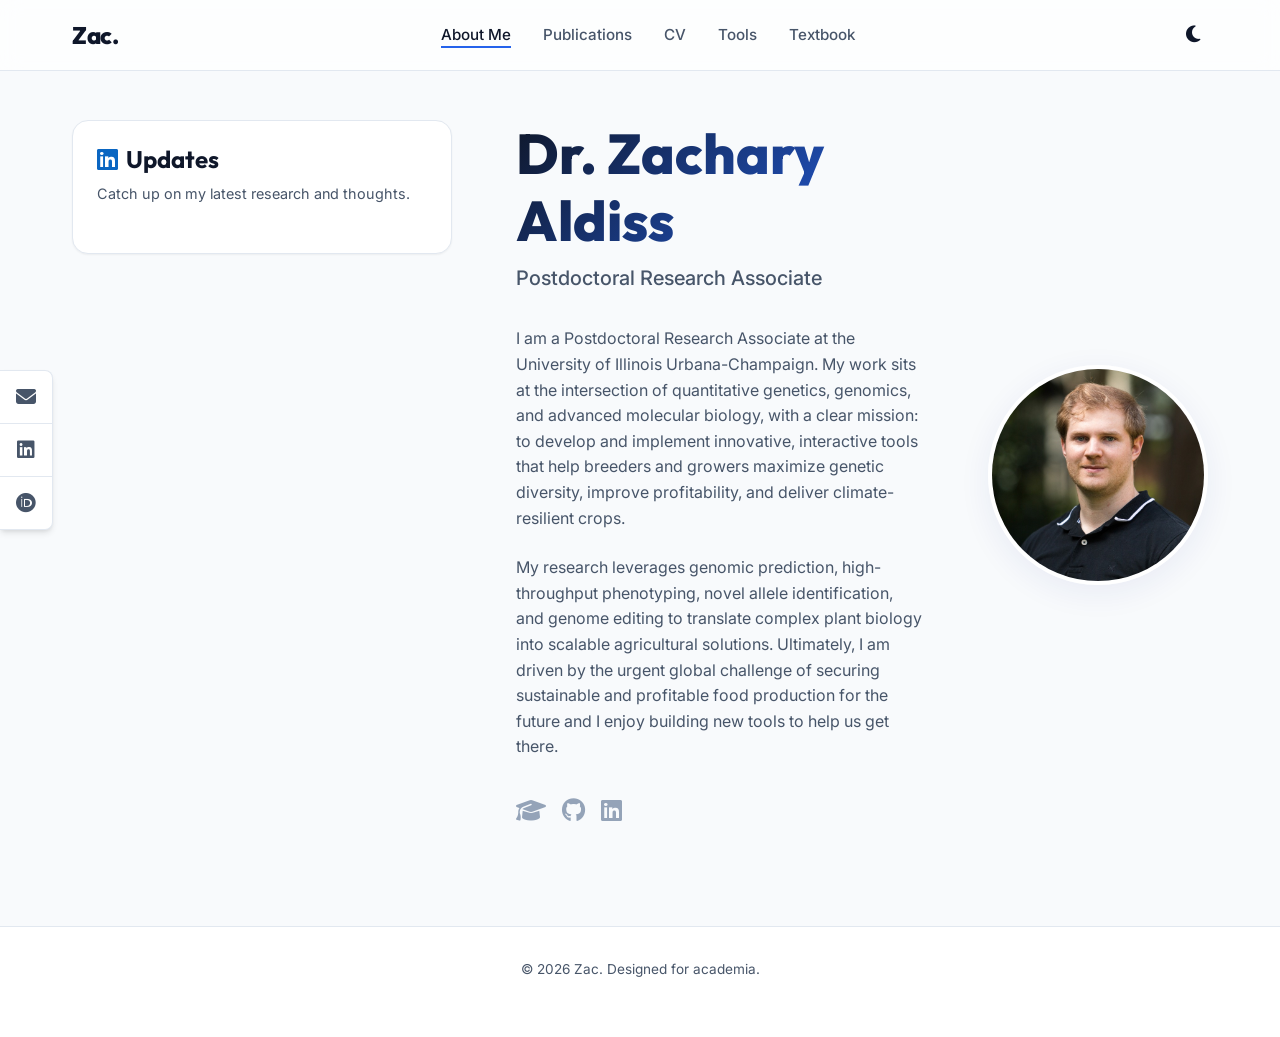
<file: index.html>
<!DOCTYPE html>
<html lang="en">
<head>
    <meta charset="UTF-8">
    <meta name="viewport" content="width=device-width, initial-scale=1.0">
    <title>About Me | Academic Portfolio</title>
    <!-- Font Awesome for Icons -->
    <link rel="stylesheet" href="https://cdnjs.cloudflare.com/ajax/libs/font-awesome/6.4.0/css/all.min.css">
    <!-- Main CSS -->
    <link rel="stylesheet" href="styles/main.css">
</head>
<body>
    <div class="sidebar-toolbox">
        <a href="mailto:" id="orcid-mail-link" class="toolbox-link" title="Email"><i class="fas fa-envelope"></i></a>
        <a href="https://www.linkedin.com/in/zacharyaldiss/" target="_blank" rel="noopener noreferrer" class="toolbox-link" title="LinkedIn"><i class="fab fa-linkedin"></i></a>
        <a href="https://orcid.org/0000-0003-2468-1050" class="toolbox-link" title="ORCID"><i class="fab fa-orcid"></i></a>
    </div>
    <nav class="navbar">
        <div class="container nav-container">
            <a href="index.html" class="logo">Zac.</a>
            <ul class="nav-links">
                <li><a href="index.html">About Me</a></li>
                <li><a href="publications.html">Publications</a></li>
                <li><a href="cv.html">CV</a></li>
                <li><a href="tools.html">Tools</a></li>
                <li><a href="textbook/index.html">Textbook</a></li>
            </ul>
            <div class="nav-controls">
                <button class="theme-toggle" id="theme-toggle" aria-label="Toggle Dark Mode">
                    <i class="fas fa-moon" id="theme-icon"></i>
                </button>
                <button class="menu-toggle" id="menu-toggle" aria-label="Toggle Menu">
                    <i class="fas fa-bars"></i>
                </button>
            </div>
        </div>
    </nav>

    <main class="container main-grid-layout">
        <div class="main-content">
            <section class="hero" style="margin-top: 0;">
                <div class="hero-content">
                    <h1 class="hero-title">Dr. Zachary Aldiss</h1>
                    <p class="hero-subtitle">Postdoctoral Research Associate</p>
                    <p>
                        I am a Postdoctoral Research Associate at the University of Illinois Urbana-Champaign. My work sits at the intersection of quantitative genetics, genomics, and advanced molecular biology, with a clear mission: to develop and implement innovative, interactive tools that help breeders and growers maximize genetic diversity, improve profitability, and deliver climate-resilient crops.
                    </p>
                    <p>
                        My research leverages genomic prediction, high-throughput phenotyping, novel allele identification, and genome editing to translate complex plant biology into scalable agricultural solutions. Ultimately, I am driven by the urgent global challenge of securing sustainable and profitable food production for the future and I enjoy building new tools to help us get there.
                    </p>
                    <div class="social-links">
                        <a href="https://scholar.google.com/citations?user=tKhxw0sAAAAJ&hl=en" target="_blank" rel="noopener noreferrer" class="social-link" title="Google Scholar"><i class="fas fa-graduation-cap"></i></a>
                        <a href="https://github.com/zaja10" target="_blank" rel="noopener noreferrer" class="social-link" title="GitHub"><i class="fab fa-github"></i></a>
                        <a href="https://www.linkedin.com/in/zacharyaldiss/" target="_blank" rel="noopener noreferrer" class="social-link" title="LinkedIn"><i class="fab fa-linkedin"></i></a>
                    </div>
                </div>
                <div class="hero-image" style="width: 220px; height: 220px;">
                    <img src="images/profile.jpg" alt="Zac's Profile Picture" style="border-radius: 24px; box-shadow: var(--shadow-lg);">
                </div>
            </section>
        </div>

        <aside class="sidebar">
            <section class="recent-activity" style="margin-top: 0; background: var(--bg-secondary); padding: 1.5rem; border-radius: 16px; border: 1px solid var(--border-color); box-shadow: var(--shadow-sm);">
                <h2 style="font-size: 1.5rem; margin-bottom: 0.5rem; display: flex; align-items: center; gap: 0.5rem;">
                    <i class="fab fa-linkedin" style="color: #0a66c2;"></i> Updates
                </h2>
                <p style="font-size: 0.9rem; margin-bottom: 1.5rem;">Catch up on my latest research and thoughts.</p>
                
                <!-- Elfsight LinkedIn Feed | Untitled LinkedIn Feed -->
                <script src="https://elfsightcdn.com/platform.js" async></script>
                <div class="elfsight-app-16bc779a-7ae7-4911-abe0-922009884b0d" data-elfsight-app-lazy></div>
            </section>
        </aside>
    </main>

    <footer>
        <div class="container">
            <p>&copy; 2026 Zac. Designed for academia.</p>
        </div>
    </footer>

    <script src="scripts/main.js"></script>
</body>
</html>
</file>
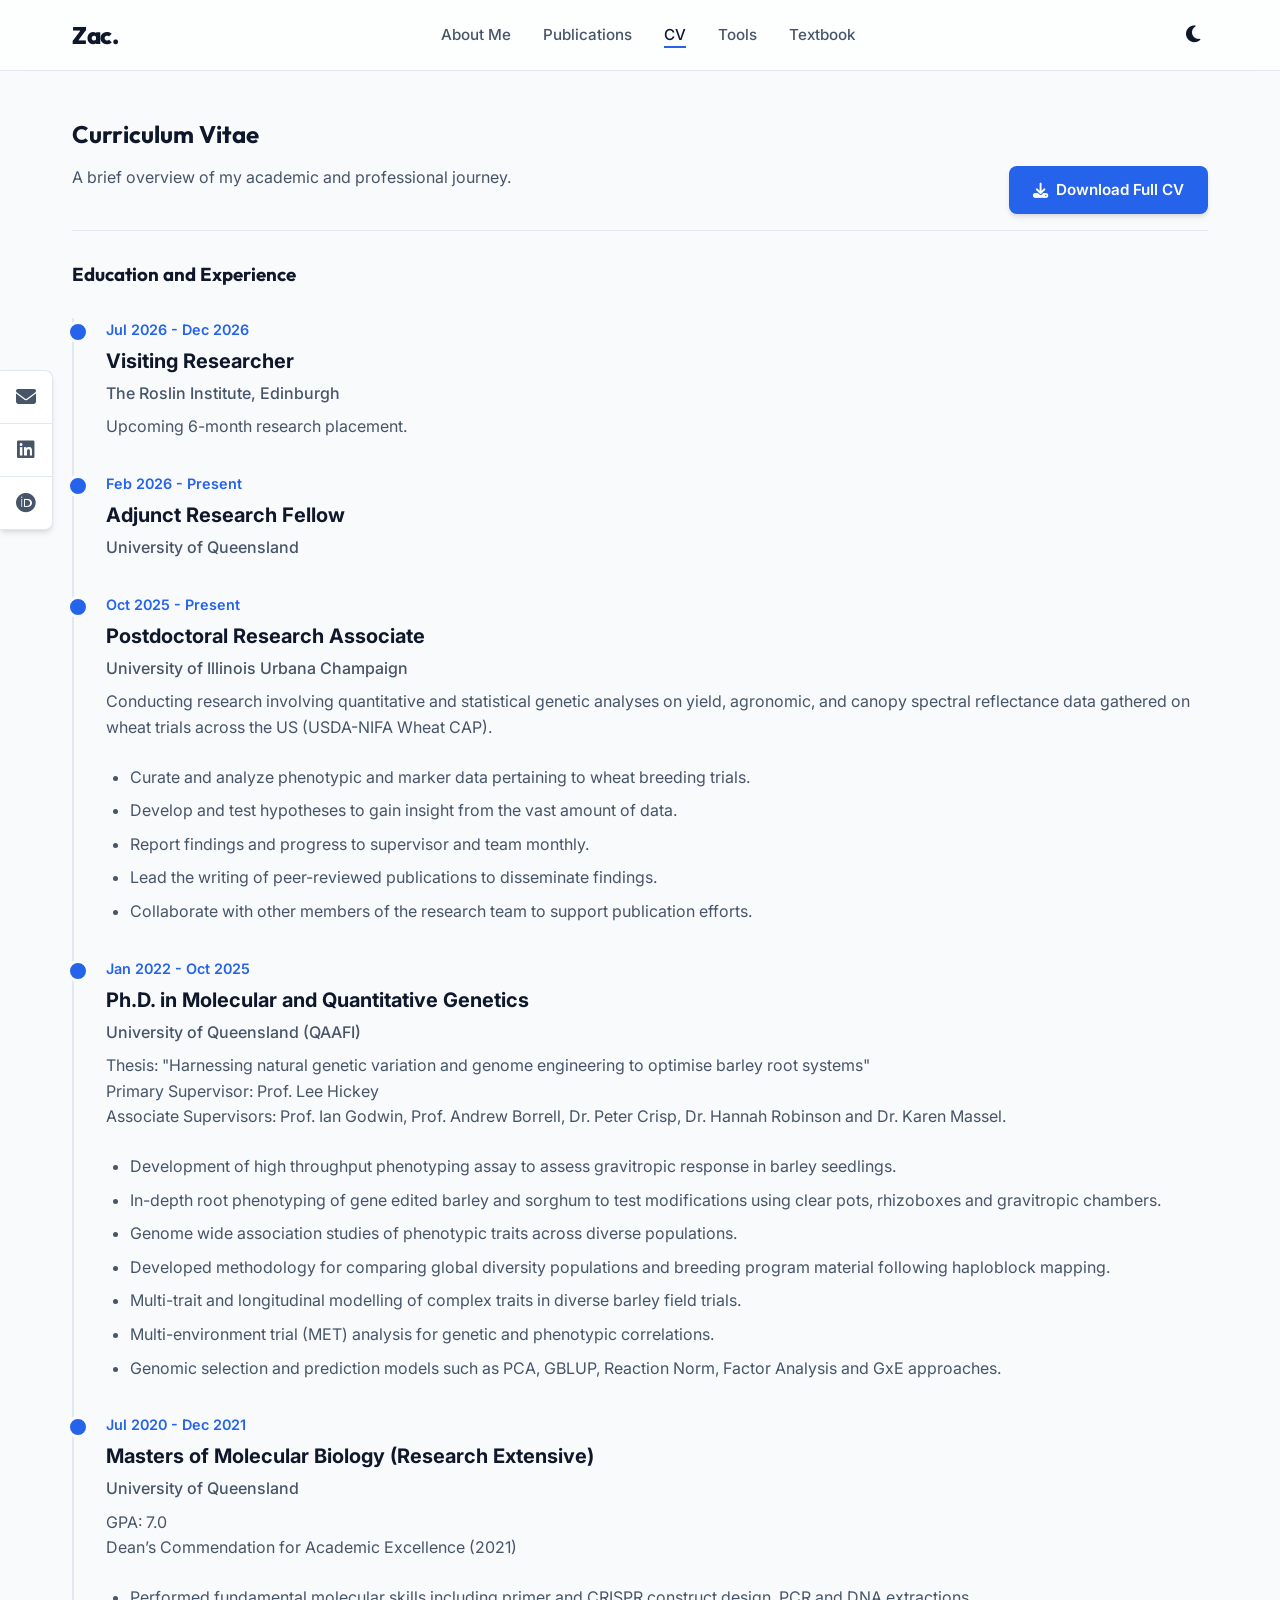
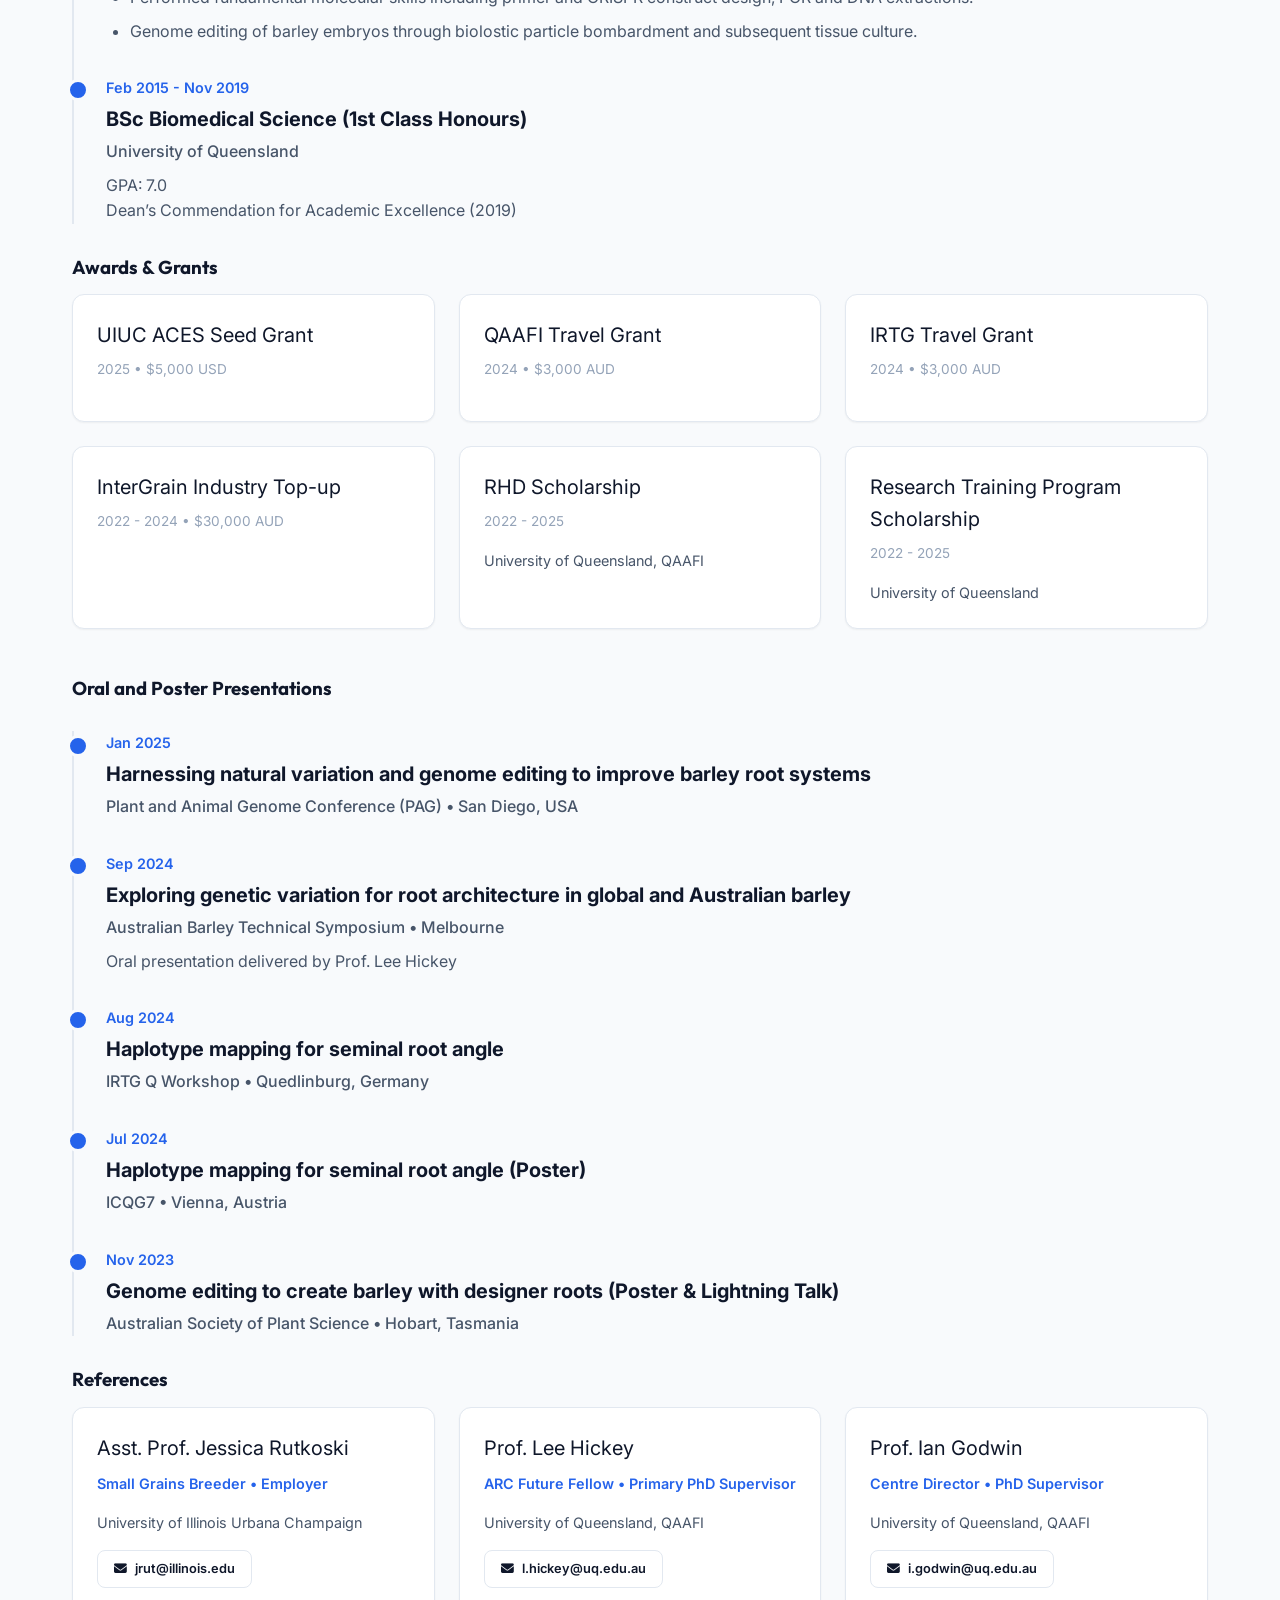
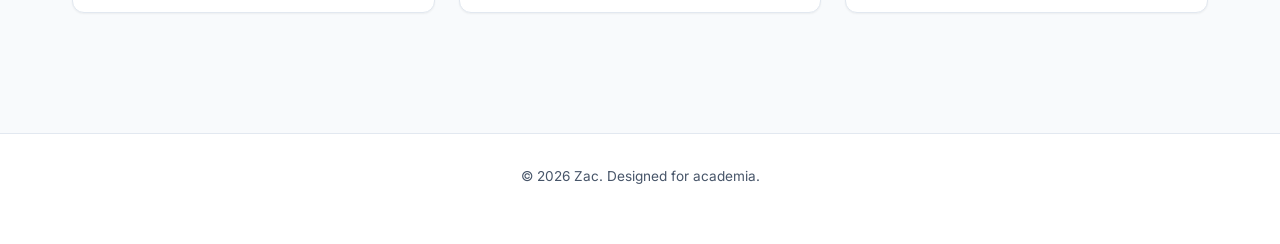
<file: cv.html>
<!DOCTYPE html>
<html lang="en">
<head>
    <meta charset="UTF-8">
    <meta name="viewport" content="width=device-width, initial-scale=1.0">
    <title>CV | Academic Portfolio</title>
    <link rel="stylesheet" href="https://cdnjs.cloudflare.com/ajax/libs/font-awesome/6.4.0/css/all.min.css">
    <link rel="stylesheet" href="styles/main.css">
    <style>
        .cv-header {
            display: flex;
            justify-content: space-between;
            align-items: flex-end;
            margin-bottom: 2rem;
            border-bottom: 1px solid var(--border-color);
            padding-bottom: 1rem;
        }
        @media (max-width: 768px) {
            .cv-header {
                flex-direction: column;
                align-items: flex-start;
                gap: 1rem;
            }
        }
        .timeline {
            position: relative;
            margin: 2rem 0;
            padding-left: 2rem;
            border-left: 2px solid var(--border-color);
        }
        .timeline-item {
            position: relative;
            margin-bottom: 2rem;
        }
        .timeline-item::before {
            content: '';
            position: absolute;
            left: -2.45rem;
            top: 0.2rem;
            width: 1rem;
            height: 1rem;
            border-radius: 50%;
            background-color: var(--accent-primary);
            border: 3px solid var(--bg-primary);
        }
        .timeline-date {
            font-size: 0.9rem;
            font-weight: 600;
            color: var(--accent-primary);
            margin-bottom: 0.25rem;
        }
        .timeline-title {
            font-size: 1.25rem;
            font-weight: 700;
            margin-bottom: 0.25rem;
        }
        .timeline-subtitle {
            font-size: 1rem;
            color: var(--text-secondary);
            font-weight: 500;
            margin-bottom: 0.5rem;
        }
    </style>
</head>
<body>
    <div class="sidebar-toolbox">
        <a href="mailto:your.email@example.com" class="toolbox-link" title="Email"><i class="fas fa-envelope"></i></a>
        <a href="https://www.linkedin.com/in/zacharyaldiss/" target="_blank" rel="noopener noreferrer" class="toolbox-link" title="LinkedIn"><i class="fab fa-linkedin"></i></a>
        <a href="https://orcid.org/0000-0003-2468-1050" class="toolbox-link" title="ORCID"><i class="fab fa-orcid"></i></a>
    </div>
    <nav class="navbar">
        <div class="container nav-container">
            <a href="index.html" class="logo">Zac.</a>
            <ul class="nav-links">
                <li><a href="index.html">About Me</a></li>
                <li><a href="publications.html">Publications</a></li>
                <li><a href="cv.html">CV</a></li>
                <li><a href="tools.html">Tools</a></li>
                <li><a href="textbook/index.html">Textbook</a></li>
            </ul>
            <div class="nav-controls">
                <button class="theme-toggle" id="theme-toggle" aria-label="Toggle Dark Mode">
                    <i class="fas fa-moon" id="theme-icon"></i>
                </button>
                <button class="menu-toggle" id="menu-toggle" aria-label="Toggle Menu">
                    <i class="fas fa-bars"></i>
                </button>
            </div>
        </div>
    </nav>

    <main class="container">
        <div class="cv-header">
            <div>
                <h2>Curriculum Vitae</h2>
                <p>A brief overview of my academic and professional journey.</p>
            </div>
            <a href="Zachary_Aldiss_CV_2026.pdf" target="_blank" rel="noopener noreferrer" class="btn btn-primary"><i class="fas fa-download"></i> Download Full CV</a>
        </div>

        <h3>Education and Experience</h3>
        <div class="timeline">
            <!-- Experience -->
            <div class="timeline-item">
                <div class="timeline-date">Jul 2026 - Dec 2026</div>
                <div class="timeline-title">Visiting Researcher</div>
                <div class="timeline-subtitle">The Roslin Institute, Edinburgh</div>
                <p>Upcoming 6-month research placement.</p>
            </div>
            <div class="timeline-item">
                <div class="timeline-date">Feb 2026 - Present</div>
                <div class="timeline-title">Adjunct Research Fellow</div>
                <div class="timeline-subtitle">University of Queensland</div>
            </div>
            <div class="timeline-item">
                <div class="timeline-date">Oct 2025 - Present</div>
                <div class="timeline-title">Postdoctoral Research Associate</div>
                <div class="timeline-subtitle">University of Illinois Urbana Champaign</div>
                <p>Conducting research involving quantitative and statistical genetic analyses on yield, agronomic, and canopy spectral reflectance data gathered on wheat trials across the US (USDA-NIFA Wheat CAP).</p>
                <ul style="margin-left: 1.5rem; color: var(--text-secondary); margin-bottom: 1.5rem;">
                    <li style="margin-bottom: 0.5rem;">Curate and analyze phenotypic and marker data pertaining to wheat breeding trials.</li>
                    <li style="margin-bottom: 0.5rem;">Develop and test hypotheses to gain insight from the vast amount of data.</li>
                    <li style="margin-bottom: 0.5rem;">Report findings and progress to supervisor and team monthly.</li>
                    <li style="margin-bottom: 0.5rem;">Lead the writing of peer-reviewed publications to disseminate findings.</li>
                    <li style="margin-bottom: 0.5rem;">Collaborate with other members of the research team to support publication efforts.</li>
                </ul>
            </div>
            <!-- Education -->
            <div class="timeline-item">
                <div class="timeline-date">Jan 2022 - Oct 2025</div>
                <div class="timeline-title">Ph.D. in Molecular and Quantitative Genetics</div>
                <div class="timeline-subtitle">University of Queensland (QAAFI)</div>
                <p>Thesis: "Harnessing natural genetic variation and genome engineering to optimise barley root systems"<br>Primary Supervisor: Prof. Lee Hickey<br>Associate Supervisors: Prof. Ian Godwin, Prof. Andrew Borrell, Dr. Peter Crisp, Dr. Hannah Robinson and Dr. Karen Massel.</p>
                <ul style="margin-left: 1.5rem; color: var(--text-secondary); margin-bottom: 1.5rem; margin-top: 1rem;">
                    <li style="margin-bottom: 0.5rem;">Development of high throughput phenotyping assay to assess gravitropic response in barley seedlings.</li>
                    <li style="margin-bottom: 0.5rem;">In-depth root phenotyping of gene edited barley and sorghum to test modifications using clear pots, rhizoboxes and gravitropic chambers.</li>
                    <li style="margin-bottom: 0.5rem;">Genome wide association studies of phenotypic traits across diverse populations.</li>
                    <li style="margin-bottom: 0.5rem;">Developed methodology for comparing global diversity populations and breeding program material following haploblock mapping.</li>
                    <li style="margin-bottom: 0.5rem;">Multi-trait and longitudinal modelling of complex traits in diverse barley field trials.</li>
                    <li style="margin-bottom: 0.5rem;">Multi-environment trial (MET) analysis for genetic and phenotypic correlations.</li>
                    <li style="margin-bottom: 0.5rem;">Genomic selection and prediction models such as PCA, GBLUP, Reaction Norm, Factor Analysis and GxE approaches.</li>
                </ul>
            </div>
            <div class="timeline-item">
                <div class="timeline-date">Jul 2020 - Dec 2021</div>
                <div class="timeline-title">Masters of Molecular Biology (Research Extensive)</div>
                <div class="timeline-subtitle">University of Queensland</div>
                <p>GPA: 7.0<br>Dean’s Commendation for Academic Excellence (2021)</p>
                <ul style="margin-left: 1.5rem; color: var(--text-secondary); margin-bottom: 1.5rem; margin-top: 1rem;">
                    <li style="margin-bottom: 0.5rem;">Performed fundamental molecular skills including primer and CRISPR construct design, PCR and DNA extractions.</li>
                    <li style="margin-bottom: 0.5rem;">Genome editing of barley embryos through biolostic particle bombardment and subsequent tissue culture.</li>
                </ul>
            </div>
            <div class="timeline-item">
                <div class="timeline-date">Feb 2015 - Nov 2019</div>
                <div class="timeline-title">BSc Biomedical Science (1st Class Honours)</div>
                <div class="timeline-subtitle">University of Queensland</div>
                <p>GPA: 7.0<br>Dean’s Commendation for Academic Excellence (2019)</p>
            </div>
        </div>

        <h3>Awards & Grants</h3>
        <div class="grid" style="margin-bottom: 3rem;">
            <div class="card" style="margin-bottom: 0;">
                <div class="card-title">UIUC ACES Seed Grant</div>
                <div class="card-meta">2025 &bull; $5,000 USD</div>
            </div>
            <div class="card" style="margin-bottom: 0;">
                <div class="card-title">QAAFI Travel Grant</div>
                <div class="card-meta">2024 &bull; $3,000 AUD</div>
            </div>
            <div class="card" style="margin-bottom: 0;">
                <div class="card-title">IRTG Travel Grant</div>
                <div class="card-meta">2024 &bull; $3,000 AUD</div>
            </div>
            <div class="card" style="margin-bottom: 0;">
                <div class="card-title">InterGrain Industry Top-up</div>
                <div class="card-meta">2022 - 2024 &bull; $30,000 AUD</div>
            </div>
            <div class="card" style="margin-bottom: 0;">
                <div class="card-title">RHD Scholarship</div>
                <div class="card-meta">2022 - 2025</div>
                <p style="font-size: 0.9rem; margin-bottom: 0;">University of Queensland, QAAFI</p>
            </div>
            <div class="card" style="margin-bottom: 0;">
                <div class="card-title">Research Training Program Scholarship</div>
                <div class="card-meta">2022 - 2025</div>
                <p style="font-size: 0.9rem; margin-bottom: 0;">University of Queensland</p>
            </div>
        </div>

        <h3>Oral and Poster Presentations</h3>
        <div class="timeline">
            <div class="timeline-item">
                <div class="timeline-date">Jan 2025</div>
                <div class="timeline-title">Harnessing natural variation and genome editing to improve barley root systems</div>
                <div class="timeline-subtitle">Plant and Animal Genome Conference (PAG) &bull; San Diego, USA</div>
            </div>
            <div class="timeline-item">
                <div class="timeline-date">Sep 2024</div>
                <div class="timeline-title">Exploring genetic variation for root architecture in global and Australian barley</div>
                <div class="timeline-subtitle">Australian Barley Technical Symposium &bull; Melbourne</div>
                <p>Oral presentation delivered by Prof. Lee Hickey</p>
            </div>
            <div class="timeline-item">
                <div class="timeline-date">Aug 2024</div>
                <div class="timeline-title">Haplotype mapping for seminal root angle</div>
                <div class="timeline-subtitle">IRTG Q Workshop &bull; Quedlinburg, Germany</div>
            </div>
            <div class="timeline-item">
                <div class="timeline-date">Jul 2024</div>
                <div class="timeline-title">Haplotype mapping for seminal root angle (Poster)</div>
                <div class="timeline-subtitle">ICQG7 &bull; Vienna, Austria</div>
            </div>
            <div class="timeline-item">
                <div class="timeline-date">Nov 2023</div>
                <div class="timeline-title">Genome editing to create barley with designer roots (Poster & Lightning Talk)</div>
                <div class="timeline-subtitle">Australian Society of Plant Science &bull; Hobart, Tasmania</div>
            </div>
        </div>

        <h3>References</h3>
        <div class="grid">
            <div class="card">
                <div class="card-title">Asst. Prof. Jessica Rutkoski</div>
                <div class="card-subtitle">Small Grains Breeder &bull; Employer</div>
                <p style="font-size: 0.9rem; margin-bottom: 1rem;">University of Illinois Urbana Champaign</p>
                <a href="mailto:jrut@illinois.edu" class="btn btn-outline" style="font-size: 0.8rem; padding: 0.5rem 1rem;"><i class="fas fa-envelope"></i> jrut@illinois.edu</a>
            </div>
            <div class="card">
                <div class="card-title">Prof. Lee Hickey</div>
                <div class="card-subtitle">ARC Future Fellow &bull; Primary PhD Supervisor</div>
                <p style="font-size: 0.9rem; margin-bottom: 1rem;">University of Queensland, QAAFI</p>
                <a href="mailto:l.hickey@uq.edu.au" class="btn btn-outline" style="font-size: 0.8rem; padding: 0.5rem 1rem;"><i class="fas fa-envelope"></i> l.hickey@uq.edu.au</a>
            </div>
            <div class="card">
                <div class="card-title">Prof. Ian Godwin</div>
                <div class="card-subtitle">Centre Director &bull; PhD Supervisor</div>
                <p style="font-size: 0.9rem; margin-bottom: 1rem;">University of Queensland, QAAFI</p>
                <a href="mailto:i.godwin@uq.edu.au" class="btn btn-outline" style="font-size: 0.8rem; padding: 0.5rem 1rem;"><i class="fas fa-envelope"></i> i.godwin@uq.edu.au</a>
            </div>
        </div>
    </main>

    <footer>
        <div class="container">
            <p>&copy; 2026 Zac. Designed for academia.</p>
        </div>
    </footer>

    <script src="scripts/main.js"></script>
</body>
</html>
</file>
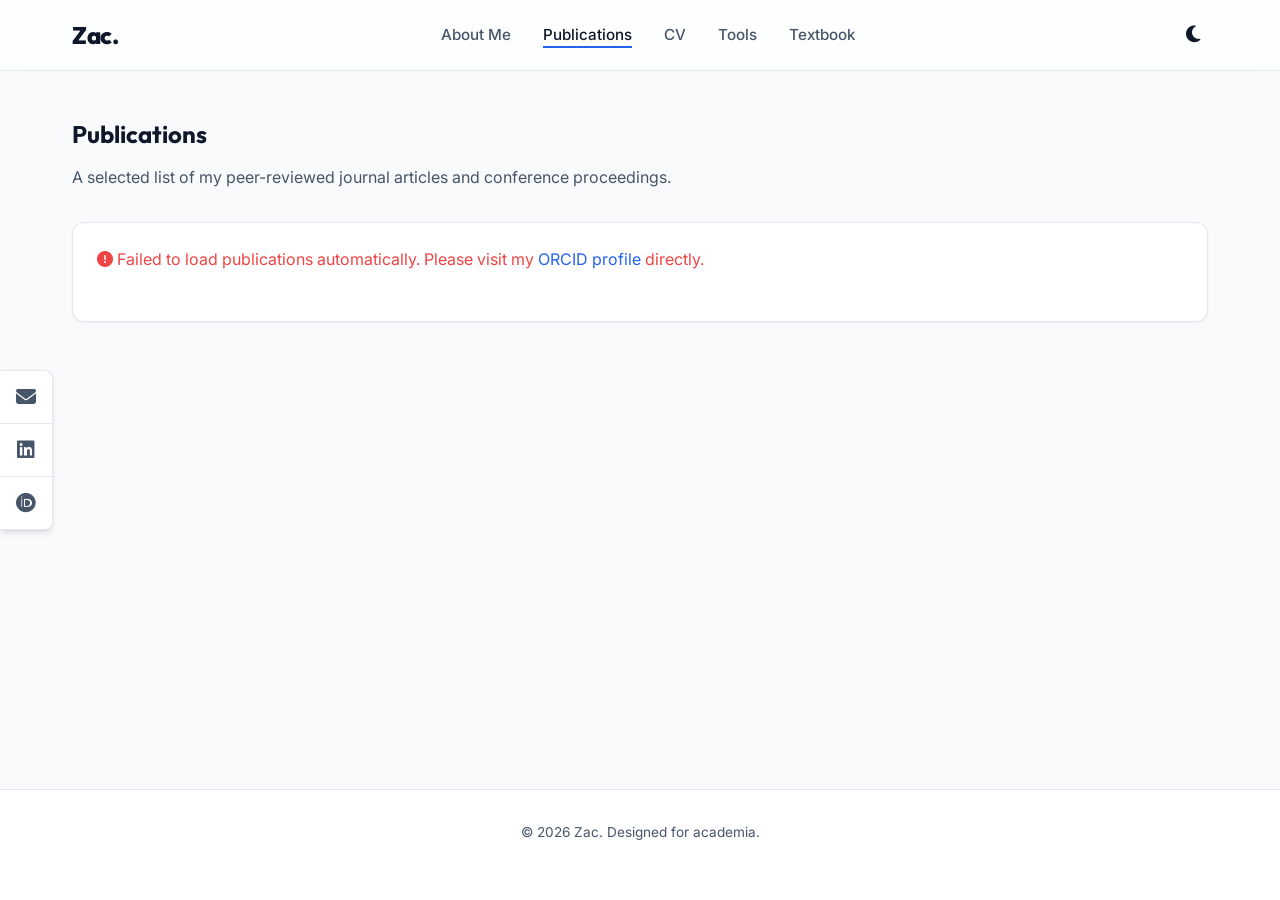
<file: publications.html>
<!DOCTYPE html>
<html lang="en">
<head>
    <meta charset="UTF-8">
    <meta name="viewport" content="width=device-width, initial-scale=1.0">
    <title>Publications | Academic Portfolio</title>
    <link rel="stylesheet" href="https://cdnjs.cloudflare.com/ajax/libs/font-awesome/6.4.0/css/all.min.css">
    <link rel="stylesheet" href="styles/main.css">
    <style>
        .publications-list {
            margin-top: 2rem;
        }
        .pub-actions {
            margin-top: 1rem;
            display: flex;
            gap: 1rem;
        }
        .pub-actions a {
            font-size: 0.9rem;
            font-weight: 600;
        }
    </style>
</head>
<body>
    <div class="sidebar-toolbox">
        <a href="mailto:your.email@example.com" class="toolbox-link" title="Email"><i class="fas fa-envelope"></i></a>
        <a href="https://www.linkedin.com/in/zacharyaldiss/" target="_blank" rel="noopener noreferrer" class="toolbox-link" title="LinkedIn"><i class="fab fa-linkedin"></i></a>
        <a href="https://orcid.org/0000-0003-2468-1050" class="toolbox-link" title="ORCID"><i class="fab fa-orcid"></i></a>
    </div>
    <nav class="navbar">
        <div class="container nav-container">
            <a href="index.html" class="logo">Zac.</a>
            <ul class="nav-links">
                <li><a href="index.html">About Me</a></li>
                <li><a href="publications.html">Publications</a></li>
                <li><a href="cv.html">CV</a></li>
                <li><a href="tools.html">Tools</a></li>
                <li><a href="textbook/index.html">Textbook</a></li>
            </ul>
            <div class="nav-controls">
                <button class="theme-toggle" id="theme-toggle" aria-label="Toggle Dark Mode">
                    <i class="fas fa-moon" id="theme-icon"></i>
                </button>
                <button class="menu-toggle" id="menu-toggle" aria-label="Toggle Menu">
                    <i class="fas fa-bars"></i>
                </button>
            </div>
        </div>
    </nav>

    <main class="container">
        <h2>Publications</h2>
        <p>A selected list of my peer-reviewed journal articles and conference proceedings.</p>

        <div class="publications-list" id="orcid-publications">
            <!-- Publications will be dynamically loaded here by scripts/orcid.js -->
        </div>
    </main>

    <footer>
        <div class="container">
            <p>&copy; 2026 Zac. Designed for academia.</p>
        </div>
    </footer>

    <script src="scripts/main.js"></script>
    <script src="scripts/orcid.js"></script>
</body>
</html>
</file>
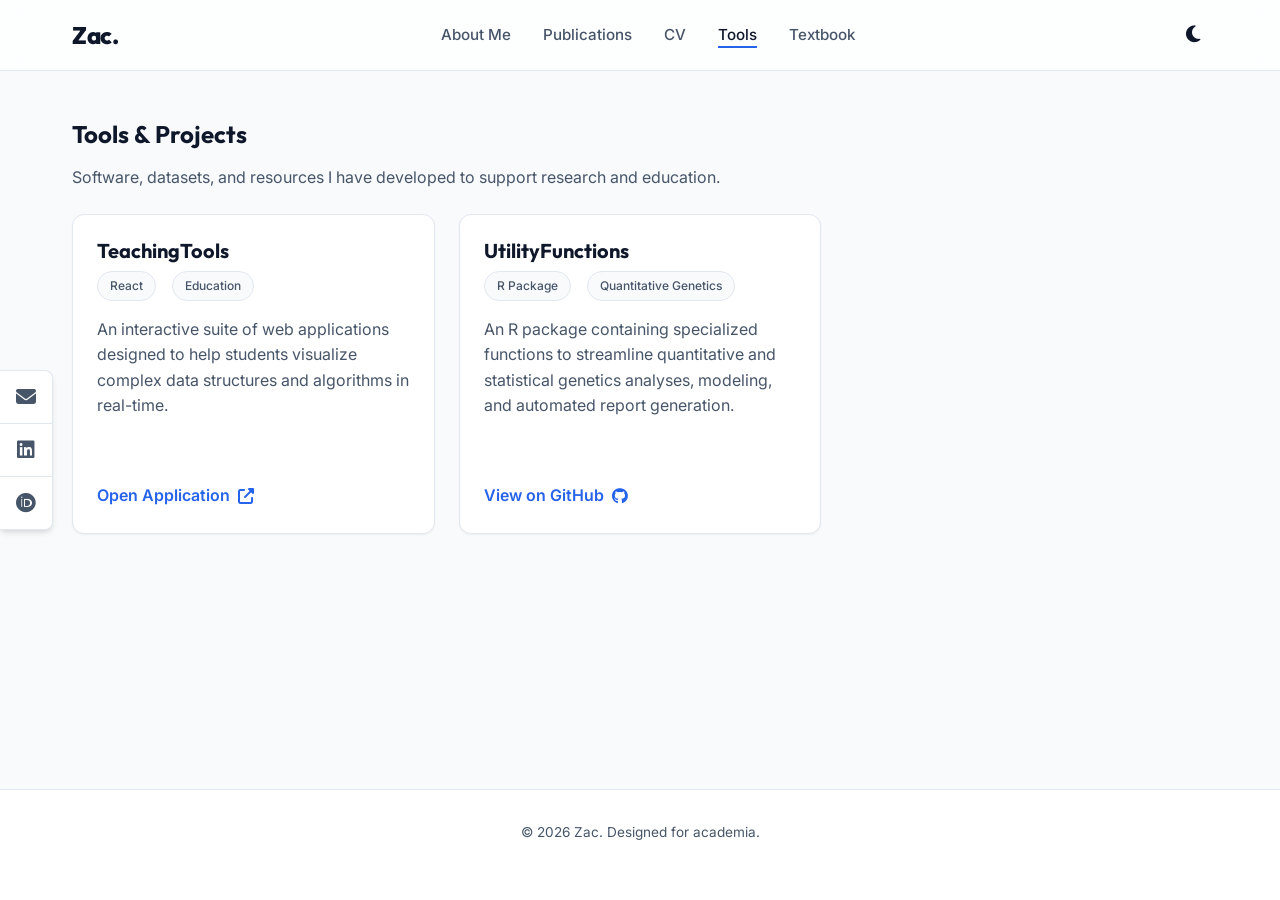
<file: tools.html>
<!DOCTYPE html>
<html lang="en">
<head>
    <meta charset="UTF-8">
    <meta name="viewport" content="width=device-width, initial-scale=1.0">
    <title>Tools & Projects | Academic Portfolio</title>
    <link rel="stylesheet" href="https://cdnjs.cloudflare.com/ajax/libs/font-awesome/6.4.0/css/all.min.css">
    <link rel="stylesheet" href="styles/main.css">
    <style>
        .tool-link {
            display: inline-flex;
            align-items: center;
            gap: 0.5rem;
            margin-top: 1rem;
            font-weight: 600;
        }
        .tool-card {
            display: flex;
            flex-direction: column;
            justify-content: space-between;
            height: 100%;
        }
        .tool-content {
            flex-grow: 1;
        }
    </style>
</head>
<body>
    <div class="sidebar-toolbox">
        <a href="mailto:your.email@example.com" class="toolbox-link" title="Email"><i class="fas fa-envelope"></i></a>
        <a href="https://www.linkedin.com/in/zacharyaldiss/" target="_blank" rel="noopener noreferrer" class="toolbox-link" title="LinkedIn"><i class="fab fa-linkedin"></i></a>
        <a href="https://orcid.org/0000-0003-2468-1050" class="toolbox-link" title="ORCID"><i class="fab fa-orcid"></i></a>
    </div>
    <nav class="navbar">
        <div class="container nav-container">
            <a href="index.html" class="logo">Zac.</a>
            <ul class="nav-links">
                <li><a href="index.html">About Me</a></li>
                <li><a href="publications.html">Publications</a></li>
                <li><a href="cv.html">CV</a></li>
                <li><a href="tools.html">Tools</a></li>
                <li><a href="textbook/index.html">Textbook</a></li>
            </ul>
            <div class="nav-controls">
                <button class="theme-toggle" id="theme-toggle" aria-label="Toggle Dark Mode">
                    <i class="fas fa-moon" id="theme-icon"></i>
                </button>
                <button class="menu-toggle" id="menu-toggle" aria-label="Toggle Menu">
                    <i class="fas fa-bars"></i>
                </button>
            </div>
        </div>
    </nav>

    <main class="container">
        <h2>Tools & Projects</h2>
        <p>Software, datasets, and resources I have developed to support research and education.</p>

        <div class="grid">
            <!-- External Tool / React App -->
            <div class="card tool-card">
                <div class="tool-content">
                    <h3 class="card-title">TeachingTools</h3>
                    <div class="card-meta">
                        <span class="tag">React</span>
                        <span class="tag">Education</span>
                    </div>
                    <p>An interactive suite of web applications designed to help students visualize complex data structures and algorithms in real-time.</p>
                </div>
                <!-- Since the user mentioned TeachingTools is a separate github page, we link to it directly -->
                <a href="https://zaja10.github.io/TeachingTools" class="tool-link" target="_blank" rel="noopener noreferrer">
                    Open Application <i class="fas fa-external-link-alt"></i>
                </a>
            </div>

            <!-- GitHub Repo Tool -->
            <div class="card tool-card">
                <div class="tool-content">
                    <h3 class="card-title">UtilityFunctions</h3>
                    <div class="card-meta">
                        <span class="tag">R Package</span>
                        <span class="tag">Quantitative Genetics</span>
                    </div>
                    <p>An R package containing specialized functions to streamline quantitative and statistical genetics analyses, modeling, and automated report generation.</p>
                </div>
                <a href="https://github.com/zaja10/UtilityFunctions" class="tool-link" target="_blank" rel="noopener noreferrer">
                    View on GitHub <i class="fab fa-github"></i>
                </a>
            </div>
        </div>
    </main>

    <footer>
        <div class="container">
            <p>&copy; 2026 Zac. Designed for academia.</p>
        </div>
    </footer>

    <script src="scripts/main.js"></script>
</body>
</html>
</file>
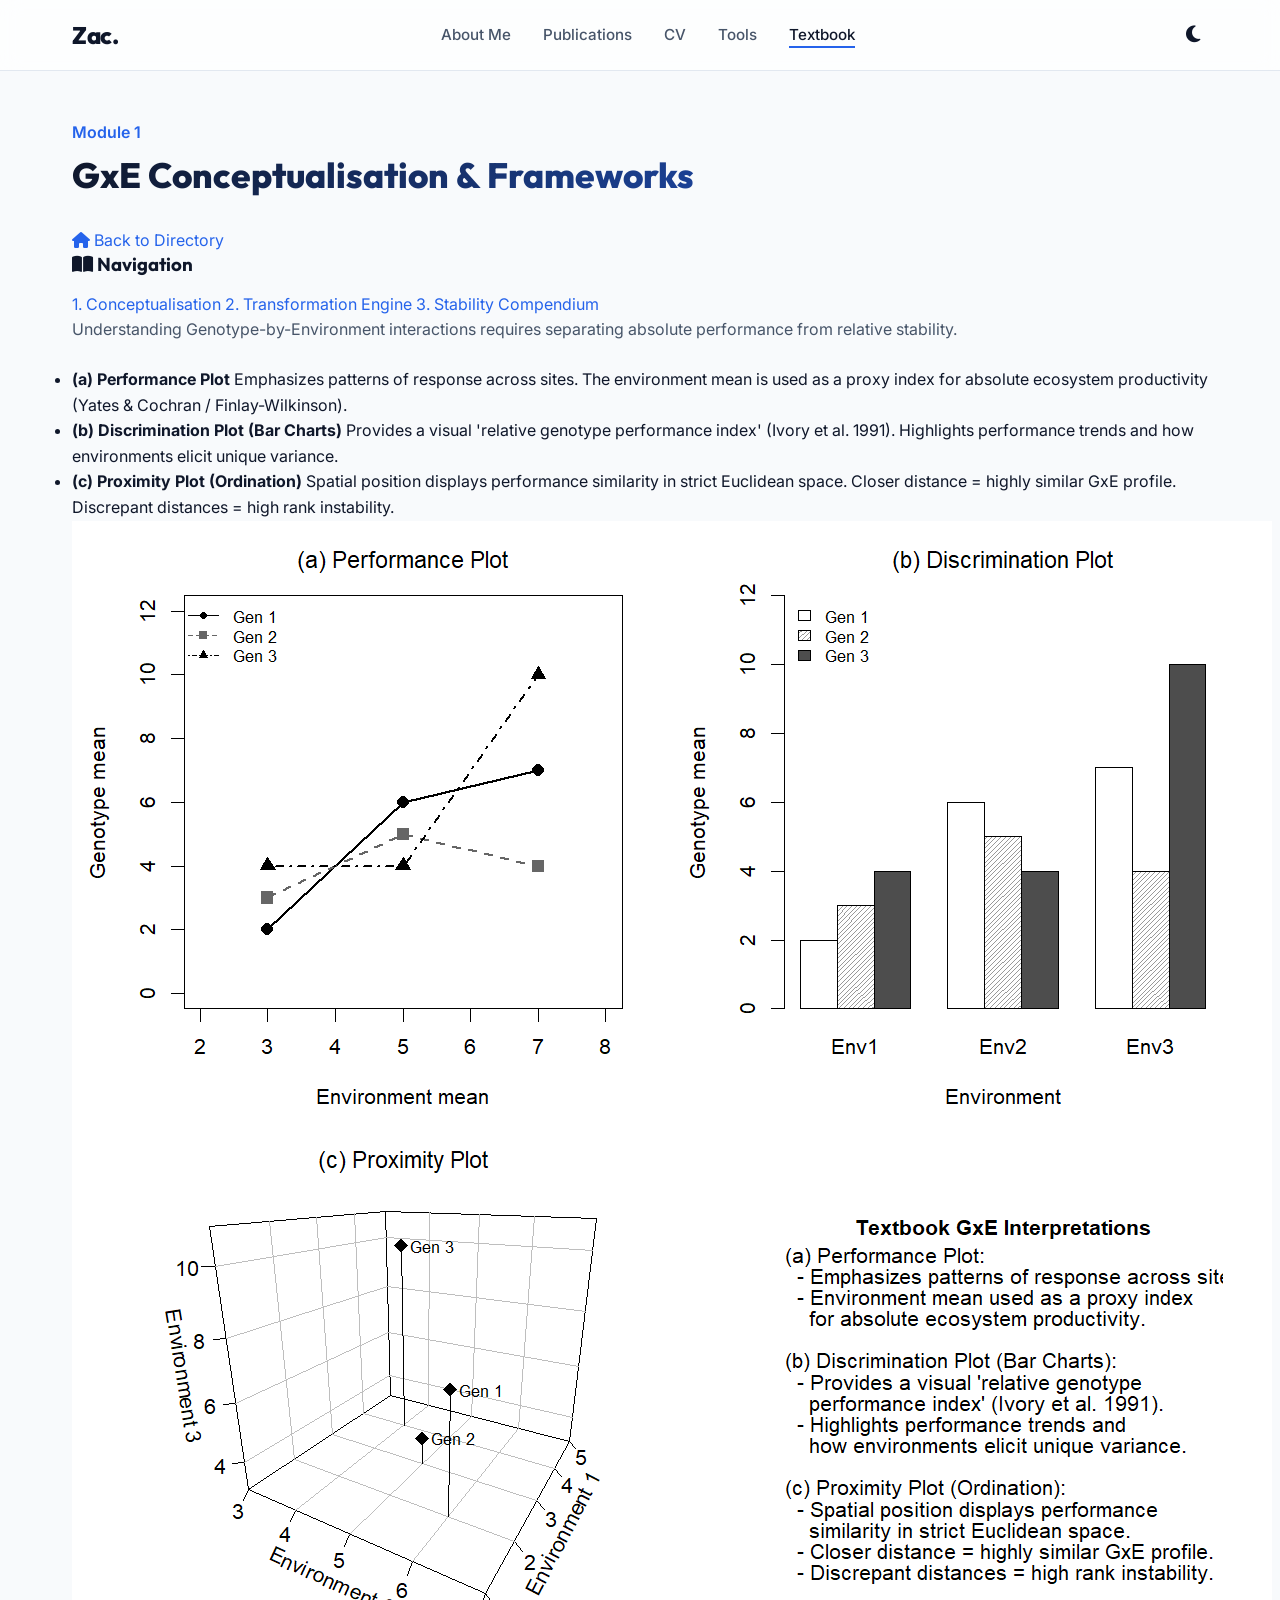
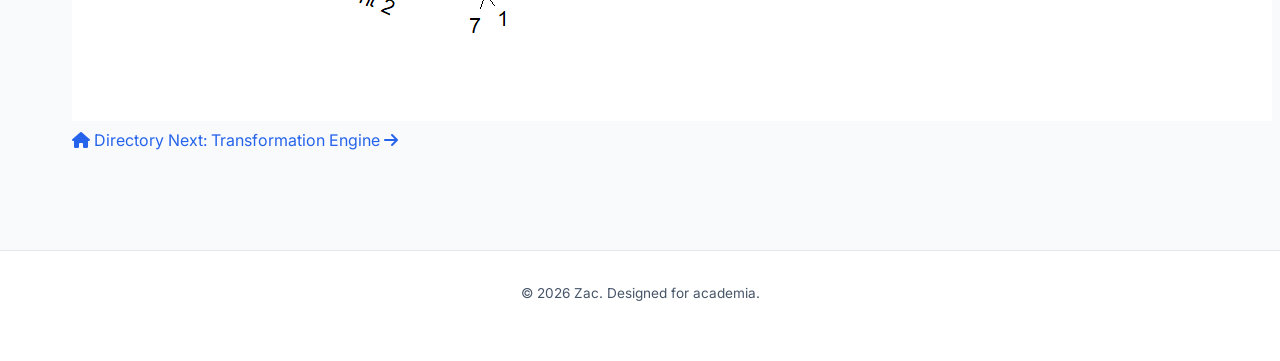
<file: textbook/modules/01-conceptualisation.html>
<!DOCTYPE html>
<html lang="en">
<head>
    <meta charset="UTF-8">
    <meta name="viewport" content="width=device-width, initial-scale=1.0">
    <title>1. GxE Conceptualisation | Interactive Textbook</title>
    <link rel="stylesheet" href="https://cdnjs.cloudflare.com/ajax/libs/font-awesome/6.4.0/css/all.min.css">
    <link rel="stylesheet" href="../../styles/main.css">
</head>
<body>
    <nav class="navbar">
        <div class="container nav-container">
            <a href="../../index.html" class="logo">Zac.</a>
            <ul class="nav-links">
                <li><a href="../../index.html">About Me</a></li>
                <li><a href="../../publications.html">Publications</a></li>
                <li><a href="../../cv.html">CV</a></li>
                <li><a href="../../tools.html">Tools</a></li>
                <li><a href="../index.html" class="active">Textbook</a></li>
            </ul>
            <div class="nav-controls">
                <button class="theme-toggle" id="theme-toggle"><i class="fas fa-moon" id="theme-icon"></i></button>
            </div>
        </div>
    </nav>

    <main class="container">
        <div class="textbook-header" style="margin-bottom: 2rem;">
            <p style="color: var(--accent-primary); font-weight: 600; margin-bottom: 0.5rem;">Module 1</p>
            <h1 class="hero-title" style="font-size: 2.2rem;">GxE Conceptualisation & Frameworks</h1>
        </div>

        <div class="textbook-layout">
            <aside class="textbook-sidebar">
                <a href="../index.html" class="page-btn" style="margin-bottom: 2rem; justify-content: center;"><i class="fas fa-home"></i> Back to Directory</a>
                <h3><i class="fas fa-book-open"></i> Navigation</h3>
                <nav class="toc-nav">
                    <a href="01-conceptualisation.html" class="toc-link active">1. Conceptualisation</a>
                    <a href="02-transformation.html" class="toc-link">2. Transformation Engine</a>
                    <a href="03-stability.html" class="toc-link">3. Stability Compendium</a>
                </nav>
            </aside>

            <div class="textbook-content">
                <section class="textbook-chapter" style="box-shadow: none; border: none; padding: 0;">
                    <div class="chapter-content">
                        <div class="chapter-text">
                            <p>Understanding Genotype-by-Environment interactions requires separating absolute performance from relative stability.</p>
                            <ul>
                                <li><strong>(a) Performance Plot</strong> Emphasizes patterns of response across sites. The environment mean is used as a proxy index for absolute ecosystem productivity (Yates & Cochran / Finlay-Wilkinson).</li>
                                <li><strong>(b) Discrimination Plot (Bar Charts)</strong> Provides a visual 'relative genotype performance index' (Ivory et al. 1991). Highlights performance trends and how environments elicit unique variance.</li>
                                <li><strong>(c) Proximity Plot (Ordination)</strong> Spatial position displays performance similarity in strict Euclidean space. Closer distance = highly similar GxE profile. Discrepant distances = high rank instability.</li>
                            </ul>
                        </div>
                        <div class="chapter-image">
                            <img src="../../images/textbook/conceptualisation.png" alt="GxE Conceptualisation Plots">
                        </div>
                    </div>
                    
                    <div class="textbook-pagination">
                        <a href="../index.html" class="page-btn"><i class="fas fa-home"></i> Directory</a>
                        <a href="02-transformation.html" class="page-btn page-btn-next">Next: Transformation Engine <i class="fas fa-arrow-right"></i></a>
                    </div>
                </section>
            </div>
        </div>
    </main>

    <footer>
        <div class="container"><p>&copy; 2026 Zac. Designed for academia.</p></div>
    </footer>
    <script src="../../scripts/main.js"></script>
</body>
</html>
</file>
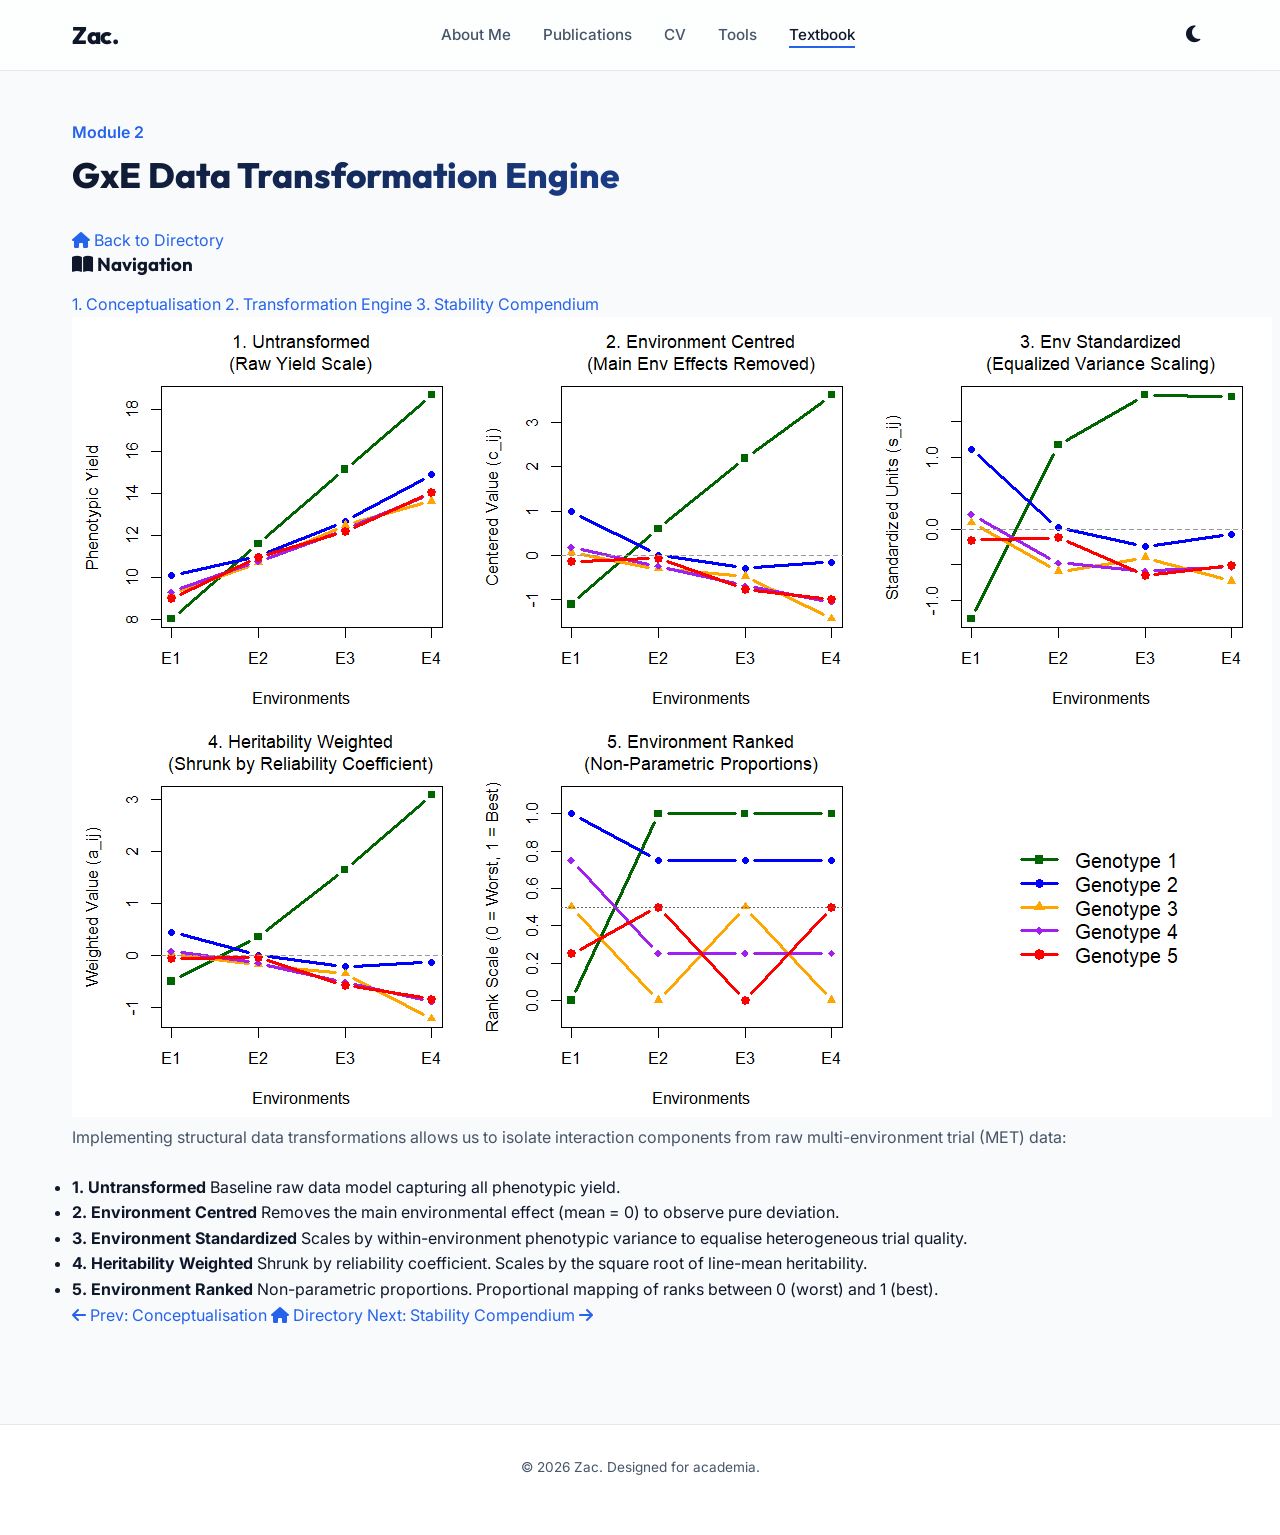
<file: textbook/modules/02-transformation.html>
<!DOCTYPE html>
<html lang="en">
<head>
    <meta charset="UTF-8">
    <meta name="viewport" content="width=device-width, initial-scale=1.0">
    <title>2. Transformation Engine | Interactive Textbook</title>
    <link rel="stylesheet" href="https://cdnjs.cloudflare.com/ajax/libs/font-awesome/6.4.0/css/all.min.css">
    <link rel="stylesheet" href="../../styles/main.css">
</head>
<body>
    <nav class="navbar">
        <div class="container nav-container">
            <a href="../../index.html" class="logo">Zac.</a>
            <ul class="nav-links">
                <li><a href="../../index.html">About Me</a></li>
                <li><a href="../../publications.html">Publications</a></li>
                <li><a href="../../cv.html">CV</a></li>
                <li><a href="../../tools.html">Tools</a></li>
                <li><a href="../index.html" class="active">Textbook</a></li>
            </ul>
            <div class="nav-controls">
                <button class="theme-toggle" id="theme-toggle"><i class="fas fa-moon" id="theme-icon"></i></button>
            </div>
        </div>
    </nav>

    <main class="container">
        <div class="textbook-header" style="margin-bottom: 2rem;">
            <p style="color: var(--accent-primary); font-weight: 600; margin-bottom: 0.5rem;">Module 2</p>
            <h1 class="hero-title" style="font-size: 2.2rem;">GxE Data Transformation Engine</h1>
        </div>

        <div class="textbook-layout">
            <aside class="textbook-sidebar">
                <a href="../index.html" class="page-btn" style="margin-bottom: 2rem; justify-content: center;"><i class="fas fa-home"></i> Back to Directory</a>
                <h3><i class="fas fa-book-open"></i> Navigation</h3>
                <nav class="toc-nav">
                    <a href="01-conceptualisation.html" class="toc-link">1. Conceptualisation</a>
                    <a href="02-transformation.html" class="toc-link active">2. Transformation Engine</a>
                    <a href="03-stability.html" class="toc-link">3. Stability Compendium</a>
                </nav>
            </aside>

            <div class="textbook-content">
                <section class="textbook-chapter" style="box-shadow: none; border: none; padding: 0;">
                    <div class="chapter-content">
                        <div class="chapter-image">
                            <img src="../../images/textbook/transformation.png" alt="Data Transformation Models">
                        </div>
                        <div class="chapter-text">
                            <p>Implementing structural data transformations allows us to isolate interaction components from raw multi-environment trial (MET) data:</p>
                            <ul>
                                <li><strong>1. Untransformed</strong> Baseline raw data model capturing all phenotypic yield.</li>
                                <li><strong>2. Environment Centred</strong> Removes the main environmental effect (mean = 0) to observe pure deviation.</li>
                                <li><strong>3. Environment Standardized</strong> Scales by within-environment phenotypic variance to equalise heterogeneous trial quality.</li>
                                <li><strong>4. Heritability Weighted</strong> Shrunk by reliability coefficient. Scales by the square root of line-mean heritability.</li>
                                <li><strong>5. Environment Ranked</strong> Non-parametric proportions. Proportional mapping of ranks between 0 (worst) and 1 (best).</li>
                            </ul>
                        </div>
                    </div>
                    
                    <div class="textbook-pagination">
                        <a href="01-conceptualisation.html" class="page-btn"><i class="fas fa-arrow-left"></i> Prev: Conceptualisation</a>
                        <a href="../index.html" class="page-btn" style="border:none; box-shadow:none; background:transparent;"><i class="fas fa-home"></i> Directory</a>
                        <a href="03-stability.html" class="page-btn page-btn-next">Next: Stability Compendium <i class="fas fa-arrow-right"></i></a>
                    </div>
                </section>
            </div>
        </div>
    </main>

    <footer>
        <div class="container"><p>&copy; 2026 Zac. Designed for academia.</p></div>
    </footer>
    <script src="../../scripts/main.js"></script>
</body>
</html>
</file>
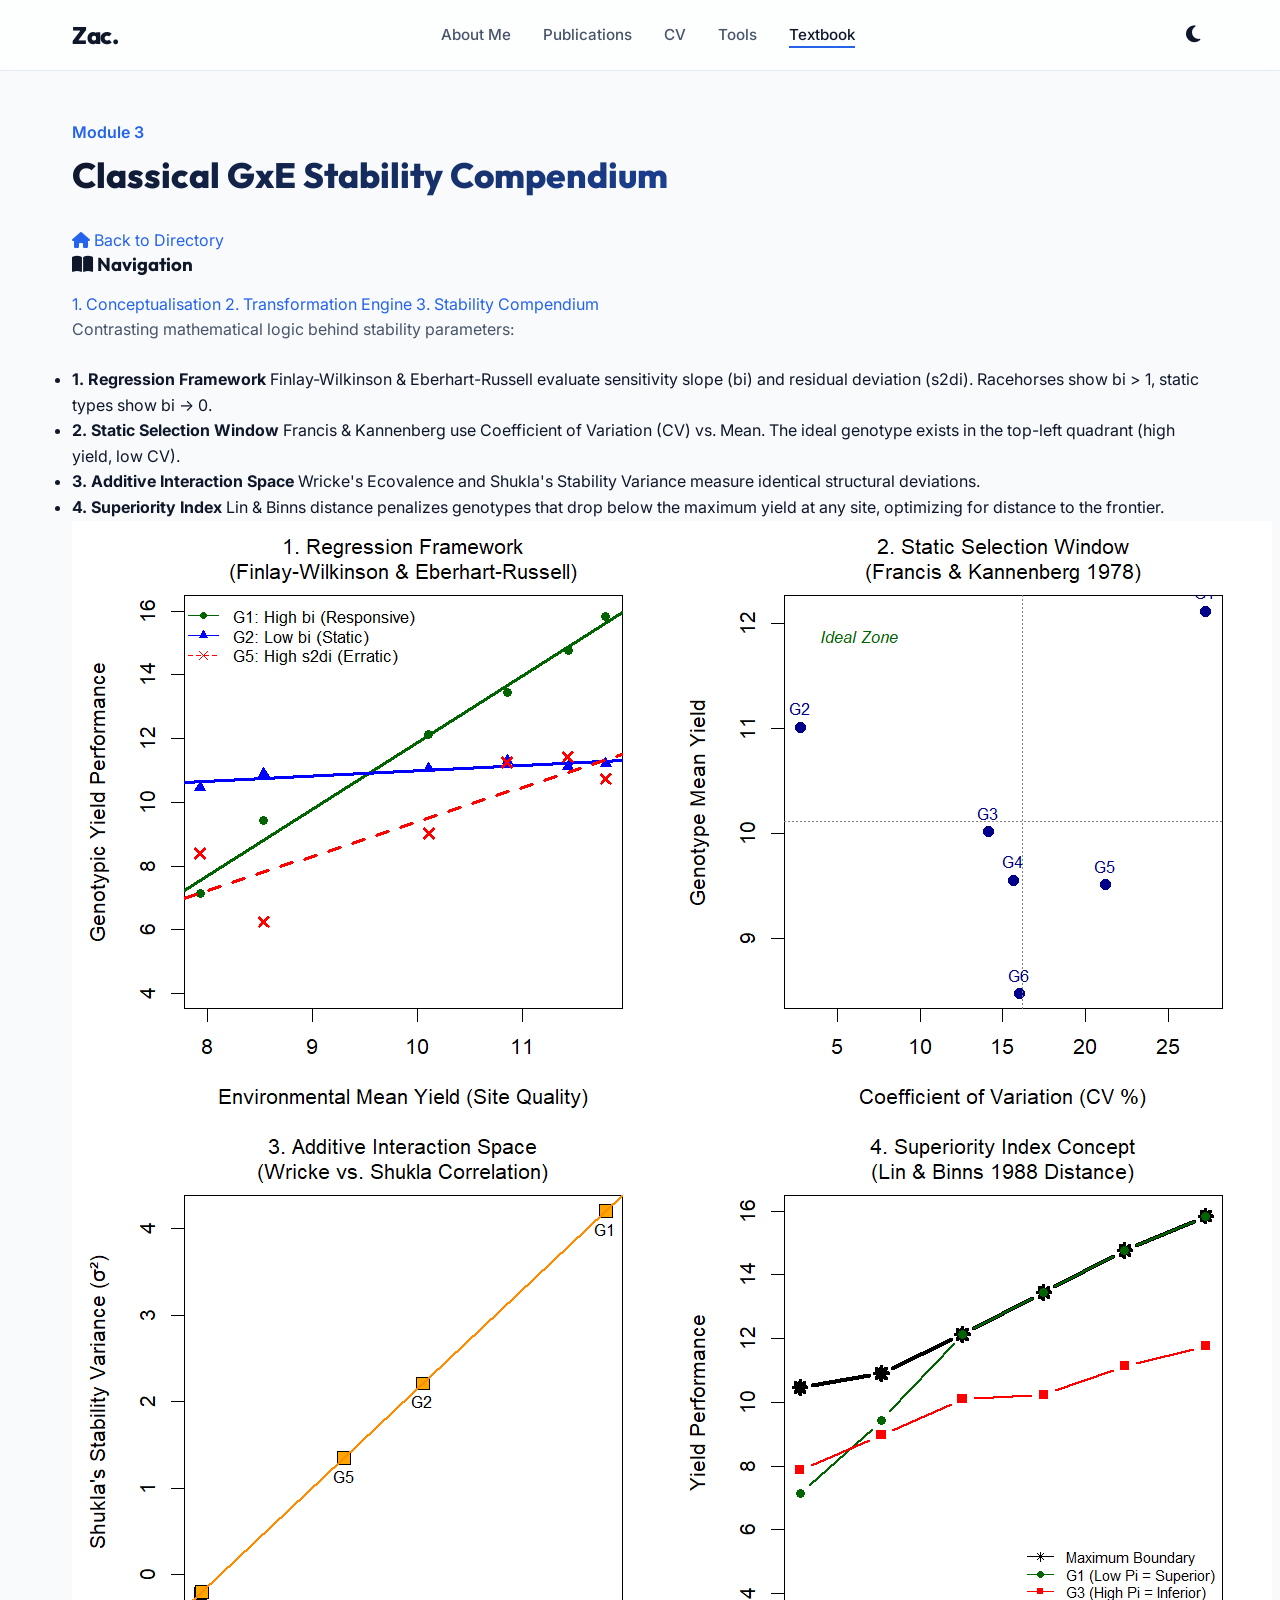
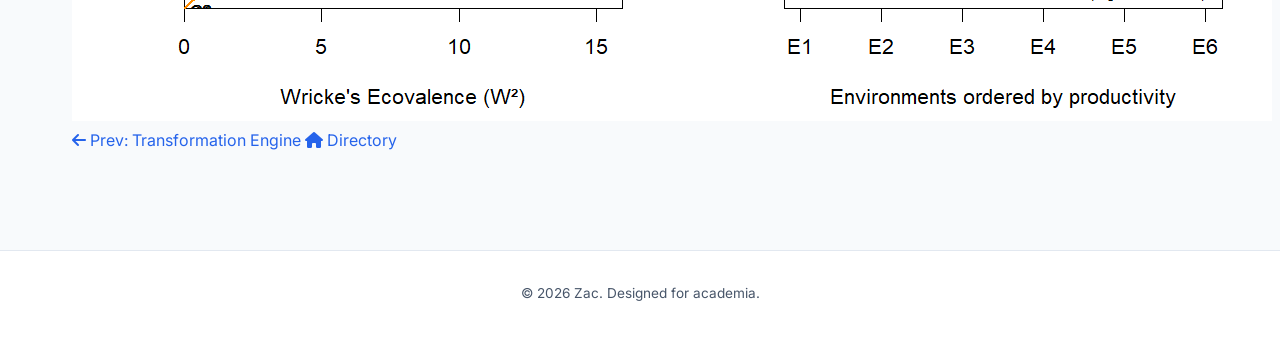
<file: textbook/modules/03-stability.html>
<!DOCTYPE html>
<html lang="en">
<head>
    <meta charset="UTF-8">
    <meta name="viewport" content="width=device-width, initial-scale=1.0">
    <title>3. Stability Compendium | Interactive Textbook</title>
    <link rel="stylesheet" href="https://cdnjs.cloudflare.com/ajax/libs/font-awesome/6.4.0/css/all.min.css">
    <link rel="stylesheet" href="../../styles/main.css">
</head>
<body>
    <nav class="navbar">
        <div class="container nav-container">
            <a href="../../index.html" class="logo">Zac.</a>
            <ul class="nav-links">
                <li><a href="../../index.html">About Me</a></li>
                <li><a href="../../publications.html">Publications</a></li>
                <li><a href="../../cv.html">CV</a></li>
                <li><a href="../../tools.html">Tools</a></li>
                <li><a href="../index.html" class="active">Textbook</a></li>
            </ul>
            <div class="nav-controls">
                <button class="theme-toggle" id="theme-toggle"><i class="fas fa-moon" id="theme-icon"></i></button>
            </div>
        </div>
    </nav>

    <main class="container">
        <div class="textbook-header" style="margin-bottom: 2rem;">
            <p style="color: var(--accent-primary); font-weight: 600; margin-bottom: 0.5rem;">Module 3</p>
            <h1 class="hero-title" style="font-size: 2.2rem;">Classical GxE Stability Compendium</h1>
        </div>

        <div class="textbook-layout">
            <aside class="textbook-sidebar">
                <a href="../index.html" class="page-btn" style="margin-bottom: 2rem; justify-content: center;"><i class="fas fa-home"></i> Back to Directory</a>
                <h3><i class="fas fa-book-open"></i> Navigation</h3>
                <nav class="toc-nav">
                    <a href="01-conceptualisation.html" class="toc-link">1. Conceptualisation</a>
                    <a href="02-transformation.html" class="toc-link">2. Transformation Engine</a>
                    <a href="03-stability.html" class="toc-link active">3. Stability Compendium</a>
                </nav>
            </aside>

            <div class="textbook-content">
                <section class="textbook-chapter" style="box-shadow: none; border: none; padding: 0;">
                    <div class="chapter-content">
                        <div class="chapter-text">
                            <p>Contrasting mathematical logic behind stability parameters:</p>
                            <ul>
                                <li><strong>1. Regression Framework</strong> Finlay-Wilkinson & Eberhart-Russell evaluate sensitivity slope (bi) and residual deviation (s2di). Racehorses show bi > 1, static types show bi -> 0.</li>
                                <li><strong>2. Static Selection Window</strong> Francis & Kannenberg use Coefficient of Variation (CV) vs. Mean. The ideal genotype exists in the top-left quadrant (high yield, low CV).</li>
                                <li><strong>3. Additive Interaction Space</strong> Wricke's Ecovalence and Shukla's Stability Variance measure identical structural deviations.</li>
                                <li><strong>4. Superiority Index</strong> Lin & Binns distance penalizes genotypes that drop below the maximum yield at any site, optimizing for distance to the frontier.</li>
                            </ul>
                        </div>
                        <div class="chapter-image">
                            <img src="../../images/textbook/stability.png" alt="GxE Stability Formulas">
                        </div>
                    </div>
                    
                    <div class="textbook-pagination">
                        <a href="02-transformation.html" class="page-btn"><i class="fas fa-arrow-left"></i> Prev: Transformation Engine</a>
                        <a href="../index.html" class="page-btn page-btn-next"><i class="fas fa-home"></i> Directory</a>
                    </div>
                </section>
            </div>
        </div>
    </main>

    <footer>
        <div class="container"><p>&copy; 2026 Zac. Designed for academia.</p></div>
    </footer>
    <script src="../../scripts/main.js"></script>
</body>
</html>
</file>
<file: styles/main.css>
@import url('https://fonts.googleapis.com/css2?family=Inter:wght@300;400;500;600;700&family=Outfit:wght@400;600;800&display=swap');

:root {
  /* Light Mode Colors */
  --bg-primary: #f8fafc;
  --bg-secondary: #ffffff;
  --bg-glass: rgba(255, 255, 255, 0.7);
  --text-primary: #0f172a;
  --text-secondary: #475569;
  --text-muted: #94a3b8;
  --accent-primary: #2563eb;
  --accent-secondary: #3b82f6;
  --accent-hover: #1d4ed8;
  --border-color: #e2e8f0;
  --shadow-sm: 0 1px 2px 0 rgba(0, 0, 0, 0.05);
  --shadow-md: 0 4px 6px -1px rgba(0, 0, 0, 0.1), 0 2px 4px -1px rgba(0, 0, 0, 0.06);
  --shadow-lg: 0 10px 15px -3px rgba(0, 0, 0, 0.1), 0 4px 6px -2px rgba(0, 0, 0, 0.05);
  --shadow-glass: 0 8px 32px 0 rgba(31, 38, 135, 0.07);
}

[data-theme="dark"] {
  /* Dark Mode Colors */
  --bg-primary: #0f172a;
  --bg-secondary: #1e293b;
  --bg-glass: rgba(15, 23, 42, 0.7);
  --text-primary: #f8fafc;
  --text-secondary: #cbd5e1;
  --text-muted: #64748b;
  --accent-primary: #3b82f6;
  --accent-secondary: #60a5fa;
  --accent-hover: #2563eb;
  --border-color: #334155;
  --shadow-sm: 0 1px 2px 0 rgba(0, 0, 0, 0.3);
  --shadow-md: 0 4px 6px -1px rgba(0, 0, 0, 0.4);
  --shadow-lg: 0 10px 15px -3px rgba(0, 0, 0, 0.5);
  --shadow-glass: 0 8px 32px 0 rgba(0, 0, 0, 0.3);
}

* {
  box-sizing: border-box;
  margin: 0;
  padding: 0;
}

body {
  font-family: 'Inter', sans-serif;
  background-color: var(--bg-primary);
  color: var(--text-primary);
  line-height: 1.6;
  transition: background-color 0.3s ease, color 0.3s ease;
  min-height: 100vh;
  display: flex;
  flex-direction: column;
}

h1, h2, h3, h4, h5, h6 {
  font-family: 'Outfit', sans-serif;
  color: var(--text-primary);
  margin-bottom: 1rem;
  line-height: 1.2;
}

a {
  color: var(--accent-primary);
  text-decoration: none;
  transition: color 0.2s ease, transform 0.2s ease;
}

a:hover {
  color: var(--accent-hover);
}

p {
  margin-bottom: 1.5rem;
  color: var(--text-secondary);
}

/* Layout */
.container {
  max-width: 1200px;
  margin: 0 auto;
  padding-left: 2rem;
  padding-right: 2rem;
  width: 100%;
}

.main-grid-layout {
  display: grid;
  grid-template-columns: 380px 1fr;
  gap: 4rem;
  align-items: start;
}

.main-content {
  order: 2;
}

.sidebar {
  order: 1;
}

@media (max-width: 992px) {
  .main-grid-layout {
    grid-template-columns: 1fr;
    gap: 2rem;
  }
  
  .main-content {
    order: 1;
  }
  
  .sidebar {
    order: 2;
  }
}

main {
  flex-grow: 1;
  padding-top: 120px; /* Increased to ensure it clears the navbar safely */
  padding-bottom: 6rem;
  animation: fadeIn 0.5s ease-out;
}

/* Navigation */
.navbar {
  position: fixed;
  top: 0;
  width: 100%;
  background: var(--bg-glass);
  backdrop-filter: blur(10px);
  -webkit-backdrop-filter: blur(10px);
  border-bottom: 1px solid var(--border-color);
  z-index: 1000;
  transition: all 0.3s ease;
}

.nav-container {
  display: flex;
  justify-content: space-between;
  align-items: center;
  height: 70px;
}

.logo {
  font-family: 'Outfit', sans-serif;
  font-size: 1.5rem;
  font-weight: 800;
  color: var(--text-primary);
  letter-spacing: -0.5px;
}

.nav-links {
  display: flex;
  gap: 2rem;
  list-style: none;
}

.nav-links a {
  color: var(--text-secondary);
  font-weight: 500;
  font-size: 0.95rem;
  position: relative;
}

.nav-links a::after {
  content: '';
  position: absolute;
  width: 0;
  height: 2px;
  bottom: -4px;
  left: 0;
  background-color: var(--accent-primary);
  transition: width 0.3s ease;
}

.nav-links a:hover::after,
.nav-links a.active::after {
  width: 100%;
}

.nav-links a:hover,
.nav-links a.active {
  color: var(--text-primary);
}

.theme-toggle {
  background: none;
  border: none;
  color: var(--text-primary);
  cursor: pointer;
  font-size: 1.2rem;
  display: flex;
  align-items: center;
  justify-content: center;
  padding: 0.5rem;
  border-radius: 50%;
  transition: background-color 0.2s ease;
}

.theme-toggle:hover {
  background-color: var(--bg-secondary);
}

/* Hero Section */
.hero {
  display: flex;
  align-items: center;
  gap: 4rem;
  margin-top: 2rem;
  min-height: 60vh;
}

.hero-content {
  flex: 1;
}

.hero-title {
  font-size: 3.5rem;
  font-weight: 800;
  margin-bottom: 0.5rem;
  background: linear-gradient(135deg, var(--text-primary) 0%, var(--accent-primary) 100%);
  -webkit-background-clip: text;
  -webkit-text-fill-color: transparent;
}

.hero-subtitle {
  font-size: 1.25rem;
  color: var(--text-secondary);
  font-weight: 500;
  margin-bottom: 2rem;
}

.hero-image {
  flex-shrink: 0;
  width: 250px;
  height: 250px;
  border-radius: 50%;
  overflow: hidden;
  border: 4px solid var(--bg-secondary);
  box-shadow: var(--shadow-glass);
  position: relative;
}

.hero-image img {
  width: 100%;
  height: 100%;
  object-fit: cover;
}

/* Button */
.btn {
  display: inline-flex;
  align-items: center;
  justify-content: center;
  padding: 0.75rem 1.5rem;
  border-radius: 8px;
  font-weight: 600;
  font-size: 0.95rem;
  transition: all 0.2s ease;
  cursor: pointer;
  gap: 0.5rem;
}

.btn-primary {
  background-color: var(--accent-primary);
  color: #ffffff;
  border: none;
  box-shadow: var(--shadow-md);
}

.btn-primary:hover {
  background-color: var(--accent-hover);
  color: #ffffff;
  transform: translateY(-2px);
  box-shadow: var(--shadow-lg);
}

.btn-outline {
  background-color: transparent;
  color: var(--text-primary);
  border: 1px solid var(--border-color);
}

.btn-outline:hover {
  background-color: var(--bg-secondary);
  border-color: var(--text-muted);
}

.social-links {
  display: flex;
  gap: 1rem;
  margin-top: 2rem;
}

.social-link {
  color: var(--text-muted);
  font-size: 1.5rem;
  transition: color 0.2s ease, transform 0.2s ease;
}

.social-link:hover {
  color: var(--accent-primary);
  transform: translateY(-2px);
}

/* Cards (Publications, Tools, CV items) */
.card {
  background-color: var(--bg-secondary);
  border-radius: 12px;
  padding: 1.5rem;
  margin-bottom: 1.5rem;
  border: 1px solid var(--border-color);
  box-shadow: var(--shadow-sm);
  transition: transform 0.2s ease, box-shadow 0.2s ease;
}

.card:hover {
  transform: translateY(-4px);
  box-shadow: var(--shadow-md);
}

.card-title {
  font-size: 1.25rem;
  margin-bottom: 0.5rem;
}

.card-subtitle {
  font-size: 0.9rem;
  color: var(--accent-primary);
  font-weight: 600;
  margin-bottom: 1rem;
}

.card-meta {
  font-size: 0.85rem;
  color: var(--text-muted);
  display: flex;
  gap: 1rem;
  margin-bottom: 1rem;
}

.tag {
  display: inline-block;
  padding: 0.25rem 0.75rem;
  background-color: var(--bg-primary);
  color: var(--text-secondary);
  border-radius: 9999px;
  font-size: 0.75rem;
  font-weight: 500;
  border: 1px solid var(--border-color);
}

/* Grid for Tools/Projects */
.grid {
  display: grid;
  grid-template-columns: repeat(auto-fill, minmax(300px, 1fr));
  gap: 1.5rem;
}

/* Footer */
footer {
  text-align: center;
  padding: 2rem;
  background-color: var(--bg-secondary);
  border-top: 1px solid var(--border-color);
  color: var(--text-muted);
  font-size: 0.85rem;
}

/* Animations */
@keyframes fadeIn {
  from { opacity: 0; transform: translateY(10px); }
  to { opacity: 1; transform: translateY(0); }
}

.nav-controls {
  display: flex;
  align-items: center;
  gap: 1rem;
}

.menu-toggle {
  background: none;
  border: none;
  color: var(--text-primary);
  cursor: pointer;
  font-size: 1.5rem;
  display: none;
  align-items: center;
  justify-content: center;
  padding: 0.5rem;
  transition: color 0.2s ease;
}

.menu-toggle:hover {
  color: var(--accent-primary);
}

/* Responsive */
@media (max-width: 768px) {
  .hero {
    flex-direction: column-reverse;
    text-align: center;
    gap: 2rem;
  }
  
  .social-links {
    justify-content: center;
  }

  .menu-toggle {
    display: flex;
  }

  .nav-links {
    display: none;
    flex-direction: column;
    position: absolute;
    top: 70px;
    left: 0;
    width: 100%;
    background: var(--bg-glass);
    backdrop-filter: blur(10px);
    -webkit-backdrop-filter: blur(10px);
    border-bottom: 1px solid var(--border-color);
    padding: 1.5rem 2rem;
    gap: 1.5rem;
    box-shadow: var(--shadow-md);
  }

  .nav-links.active {
    display: flex;
  }
}

/* Sidebar Toolbox */
.sidebar-toolbox {
  position: fixed;
  left: 0;
  top: 50%;
  transform: translateY(-50%);
  display: flex;
  flex-direction: column;
  background-color: var(--bg-secondary);
  border: 1px solid var(--border-color);
  border-left: none;
  border-radius: 0 8px 8px 0;
  box-shadow: var(--shadow-md);
  z-index: 100;
}

.toolbox-link {
  padding: 1rem;
  color: var(--text-secondary);
  font-size: 1.25rem;
  transition: all 0.2s ease;
  border-bottom: 1px solid var(--border-color);
  display: flex;
  justify-content: center;
  align-items: center;
}

.toolbox-link:last-child {
  border-bottom: none;
}

.toolbox-link:hover {
  color: var(--accent-primary);
  background-color: var(--bg-primary);
  transform: translateX(5px);
}

@media (max-width: 768px) {
  .sidebar-toolbox {
    flex-direction: row;
    top: auto;
    bottom: 0;
    left: 50%;
    transform: translateX(-50%);
    border-radius: 8px 8px 0 0;
    border-left: 1px solid var(--border-color);
    border-bottom: none;
    width: 100%;
    justify-content: center;
  }
  
  .toolbox-link {
    border-bottom: none;
    border-right: 1px solid var(--border-color);
    flex: 1;
  }
  
  .toolbox-link:last-child {
    border-right: none;
  }

  .toolbox-link:hover {
    transform: translateY(-5px) translateX(0);
  }
.pub-card-layout {
  display: flex;
  gap: 1.5rem;
  align-items: flex-start;
}

.pub-icon {
  font-size: 2.5rem;
  color: var(--accent-primary);
  background: var(--bg-primary);
  padding: 1.5rem;
  border-radius: 12px;
  border: 1px solid var(--border-color);
  flex-shrink: 0;
  display: flex;
  align-items: center;
  justify-content: center;
  width: 80px;
  height: 80px;
}

.pub-content {
  flex-grow: 1;
}

.citation-badge {
  color: #10b981; /* A nice green color for citations */
  font-weight: 600;
  display: inline-flex;
  align-items: center;
  gap: 0.25rem;
}

[data-theme="dark"] .citation-badge {
  color: #34d399;
}

@media (max-width: 640px) {
  .pub-card-layout {
    flex-direction: column;
    gap: 1rem;
  }
  
  .pub-icon {
    width: 60px;
    height: 60px;
    font-size: 1.8rem;
    padding: 1rem;
  }
}

/* Textbook Layout */
.textbook-layout {
    display: grid;
    grid-template-columns: 280px 1fr;
    gap: 5rem;
    align-items: start;
    margin-top: 2rem;
}

.textbook-sidebar {
    position: sticky;
    top: 100px;
    background: var(--bg-secondary);
    padding: 2rem;
    border-radius: 16px;
    border: 1px solid var(--border-color);
    box-shadow: var(--shadow-sm);
}

.textbook-sidebar h3 {
    font-size: 1.2rem;
    color: var(--text-primary);
    margin-bottom: 1.5rem;
    display: flex;
    align-items: center;
    gap: 0.5rem;
}

.toc-nav {
    display: flex;
    flex-direction: column;
    gap: 0.5rem;
}

.toc-link {
    color: var(--text-secondary);
    font-weight: 500;
    padding: 0.75rem 1rem;
    border-radius: 8px;
    transition: all 0.2s ease;
    display: flex;
    align-items: center;
    gap: 0.75rem;
}

.toc-link i {
    font-size: 0.9rem;
    opacity: 0.7;
}

.toc-link:hover, .toc-link.active {
    color: var(--accent-primary);
    background: var(--bg-primary);
    transform: translateX(4px);
}

.textbook-header {
    margin-bottom: 3rem;
}

.textbook-header h1 {
    font-size: 2.8rem;
    color: var(--text-primary);
    margin-bottom: 0.5rem;
}

.textbook-chapter {
    background: var(--bg-secondary);
    border: 1px solid var(--border-color);
    border-radius: 16px;
    padding: 2.5rem;
    margin-bottom: 3rem;
    box-shadow: var(--shadow-sm);
    transition: transform 0.3s ease, box-shadow 0.3s ease;
    scroll-margin-top: 100px;
}

.textbook-chapter:hover {
    box-shadow: var(--shadow-md);
}

.textbook-chapter h2 {
    font-size: 2rem;
    margin-bottom: 2rem;
    border-bottom: 2px solid var(--accent-primary);
    padding-bottom: 0.75rem;
    display: inline-block;
}

.chapter-content {
    display: flex;
    flex-direction: column;
    gap: 2rem;
}

.chapter-text {
    font-size: 1.05rem;
    line-height: 1.7;
}

.chapter-text > p {
    font-size: 1.15rem;
    color: var(--text-primary);
    margin-bottom: 1.5rem;
}

.chapter-text ul {
    display: block;
    padding-left: 2rem;
    list-style-type: disc;
}

.chapter-text li {
    background: transparent;
    border: none;
    padding: 0;
    margin-bottom: 0.75rem;
}

.chapter-text li:hover {
    transform: none;
    border-color: transparent;
}

.chapter-text li strong {
    color: var(--accent-primary);
    display: block;
    margin-bottom: 0.4rem;
    font-size: 1.1rem;
    font-family: 'Outfit', sans-serif;
}

.chapter-image img {
    width: 100%;
    max-width: 650px;
    height: auto;
    border-radius: 12px;
    box-shadow: var(--shadow-sm);
    background: white;
    border: 1px solid var(--border-color);
    display: block;
    margin: 0 auto;
}

@media (max-width: 992px) {
    .textbook-layout {
        grid-template-columns: 1fr;
        gap: 4rem;
    }
    .textbook-sidebar {
        position: static;
        margin-bottom: 4rem;
    }
}

@media (max-width: 1200px) {
    .chapter-content {
        grid-template-columns: 1fr;
    }
}

/* Textbook TOC List */
.toc-list {
    display: grid;
    gap: 1.5rem;
    margin-top: 2rem;
}
.toc-item {
    background: var(--bg-secondary);
    border: 1px solid var(--border-color);
    border-radius: 12px;
    padding: 1.5rem 2rem;
    display: flex;
    align-items: center;
    justify-content: space-between;
    transition: all 0.2s ease;
    text-decoration: none;
    color: var(--text-primary);
}
.toc-item:hover {
    transform: translateY(-3px);
    border-color: var(--accent-primary);
    box-shadow: var(--shadow-md);
}
.toc-item-content h3 {
    margin-bottom: 0.25rem;
    font-size: 1.25rem;
}
.toc-item-content p {
    margin-bottom: 0;
    font-size: 0.95rem;
    color: var(--text-secondary);
}
.toc-item-icon {
    font-size: 1.5rem;
    color: var(--accent-primary);
}

/* Pagination */
.textbook-pagination {
    display: flex;
    justify-content: space-between;
    margin-top: 4rem;
    padding-top: 2rem;
    border-top: 1px solid var(--border-color);
}
.page-btn {
    display: flex;
    align-items: center;
    gap: 0.75rem;
    padding: 1rem 1.5rem;
    border-radius: 12px;
    background: var(--bg-secondary);
    border: 1px solid var(--border-color);
    color: var(--text-primary);
    font-weight: 500;
    transition: all 0.2s ease;
    text-decoration: none;
}
.page-btn:hover {
    border-color: var(--accent-primary);
    color: var(--accent-primary);
    transform: translateY(-2px);
    box-shadow: var(--shadow-sm);
}
.page-btn.disabled {
    opacity: 0.5;
    pointer-events: none;
}
.page-btn-next {
    margin-left: auto;
}
</file>
